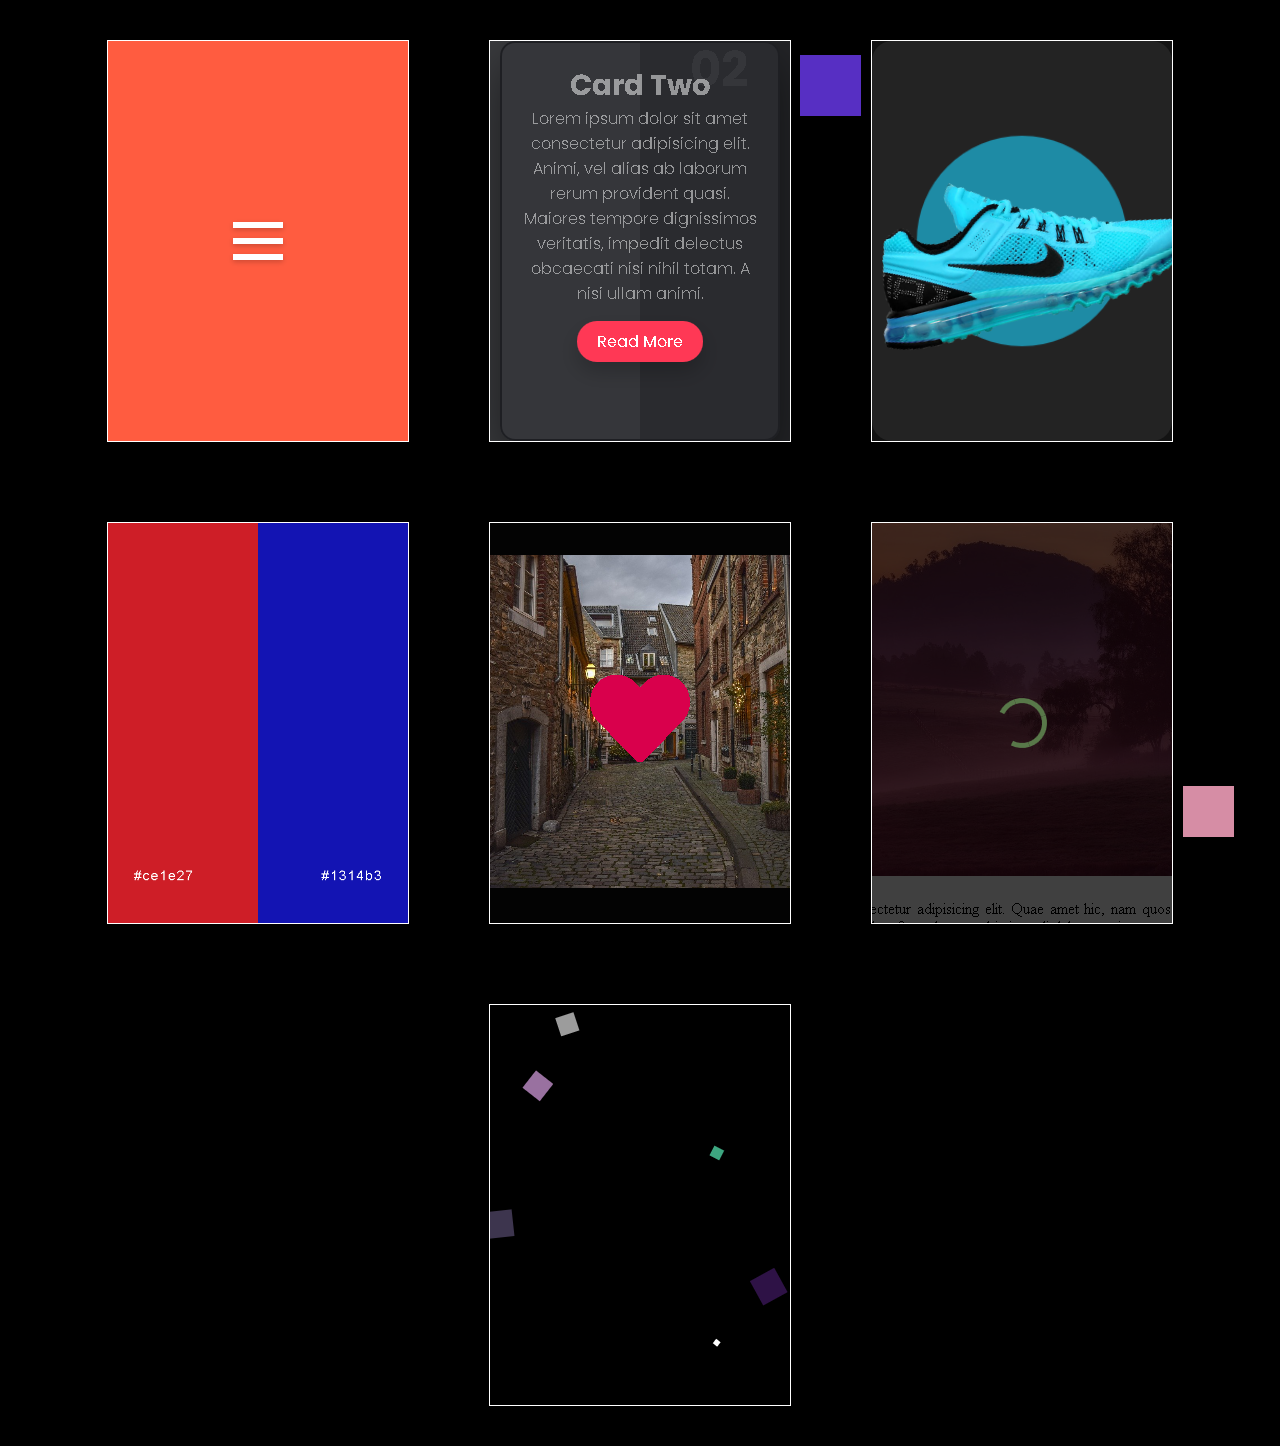
<file: index.html>
<!DOCTYPE html>
<html lang="pt-br">
<head>
  <meta charset="UTF-8">
  <meta name="viewport" content="width=device-width, initial-scale=1.0">
  <link rel="stylesheet" href="css/style.css">
  <title>OT</title>
</head>
<body>
  <section></section>
  <div class="container">
    <div class="card">
      <a href="OT - Burguer Menu/index.html">
        <img src="images/OT_-_Burguer_Menu.png" alt="">
      </a>
    </div>
    <div class="card">
      <a href="OT - Dark Neumorphism Cards/index.html">
        <img src="images/OT_-_Dark_Neumorphism_Cards.png" alt="">
      </a>
    </div>
    <div class="card">
      <a href="OT - Ecommerce Product Card Design Tilt.js/index.html">
        <img src="images/OT-Ecommerce_Product_Card_Design_Tilt.png" alt="">
      </a>
    </div>
    <div class="card">
      <a href="DC - Colors Picker/index.html">
        <img src="images/DC_-_Colors_Picker.png" alt="">
      </a>
    </div>
    <div class="card">
      <a href="DC - Image With Love Reaction/index.html">
        <img src="images/DC_-_Image_With_Love_Reaction.png" alt="">
      </a>
    </div>
    <div class="card">
      <a href="DC - Preloader Screen/index.html">
        <img src="images/DC_-_Preloader_Screen.png" alt="">
      </a>
    </div>
    <div class="card">
      <a href="OT - Animated Background/index.html">
        <img src="images/OT_-_Animated_Background.png" alt="">
      </a>
    </div>
  </div>
  <script>
    function createSquare(){
      const section = document.querySelector('section')
      const square = document.createElement('span')

      var size = Math.random() * 50

      square.style.width = 20 + size + 'px'
      square.style.height = 20 + size + 'px'

      square.style.top = Math.random() * innerHeight + 'px'
      square.style.left = Math.random() * innerWidth + 'px'

      square.style.backgroundColor = "#"+((1<<24)*Math.random()|0).toString(16)

      section.appendChild(square)

      setTimeout( () => {
        square.remove()
      }, 5000 )
    }
    setInterval(createSquare, 150)
  </script>
</body>
</html>
</file>
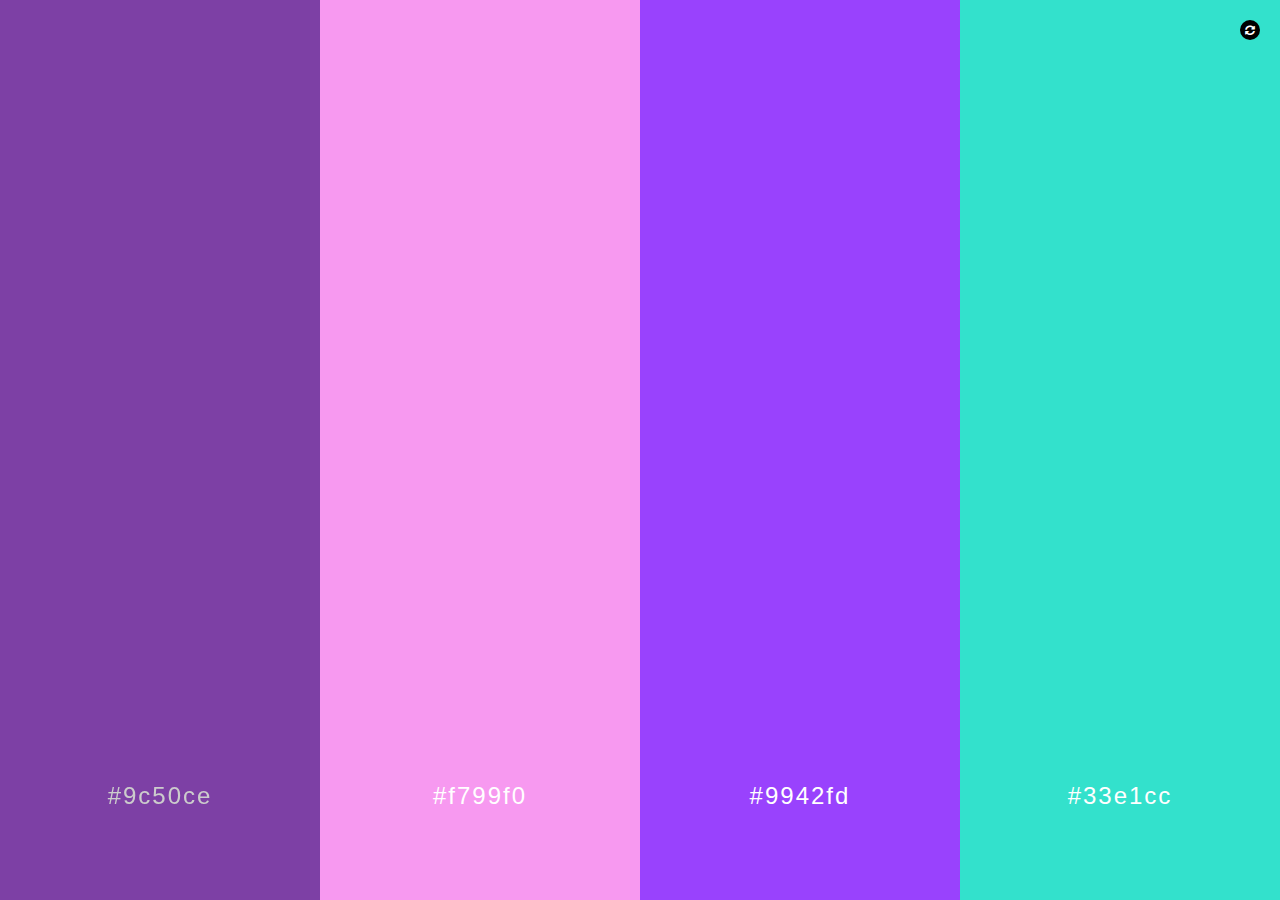
<file: DC - Colors Picker/index.html>
<!DOCTYPE html>
<html lang="pt-br">
<head>
  <meta charset="UTF-8">
  <meta name="viewport" content="width=device-width, initial-scale=1.0">
  <title>Colors Picker</title>
  <link rel="stylesheet" href="style.css">
  <link rel="stylesheet" href="https://cdnjs.cloudflare.com/ajax/libs/font-awesome/5.14.0/css/all.min.css"/>
  <script src="https://cdnjs.cloudflare.com/ajax/libs/jquery/3.5.1/jquery.min.js"></script>
</head>
<body>
  <div class="colors-container">
    <div class="color">
      <div class="color-hex">#000000</div>
    </div>
    <div class="color">
      <div class="color-hex">#000000</div>
    </div>
    <div class="color">
      <div class="color-hex">#000000</div>
    </div>
    <div class="color">
      <div class="color-hex">#000000</div>
    </div>
    <button class="refresh"><i class="fas fa-sync-alt"></i></button>
    <div class="copied">A cor foi copiada para o clipboard</div>
  </div>
  <script>
    $('.refresh').click( function () {
      $('.color').each( function () {
        let rColor = '#' + ( (1<<24) * Math.random() | 0 ).toString(16)
        $( this ).css('background-color', rColor)
        $( this ).children('.color-hex').text(rColor)
      })
    }).trigger('click')

    $('.color').click( function () { 
      let input = $('<input>')
      let color = $( this ).children('.color-hex').text()
      $('body').append(input)
      input.val(color).select()
      document.execCommand('copy')
      input.remove()

      $('.copied').fadeIn().delay(2000).fadeOut()
    })
  </script>
</body>
</html>
</file>
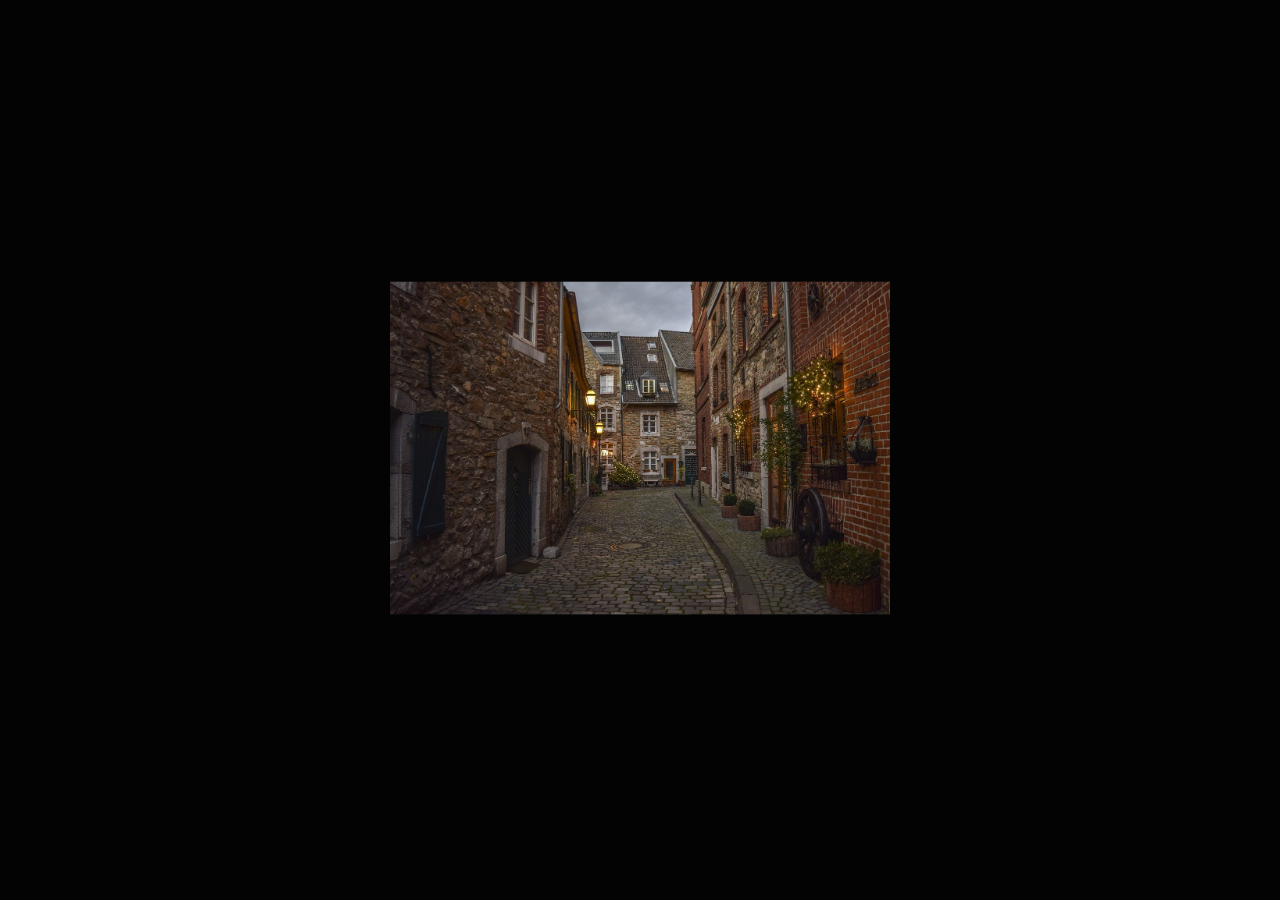
<file: DC - Image With Love Reaction/index.html>
<!DOCTYPE html>
<html lang="en">
<head>
  <meta charset="UTF-8">
  <meta name="viewport" content="width=device-width, initial-scale=1.0">
  <title>Image With Love Reaction</title>
  <link rel="stylesheet" href="style.css">
  <link rel="stylesheet" href="https://use.fontawesome.com/releases/v5.1.0/css/all.css">
</head>
<body>
  <div class="container">
    <img src="architecture-52e6dd464c_1280.jpg" alt="">
    <input type="checkbox" name="" id="">
    <div class="heart">
      <i class="fas fa-heart"></i>
    </div>
  </div>
</body>
</html>
</file>
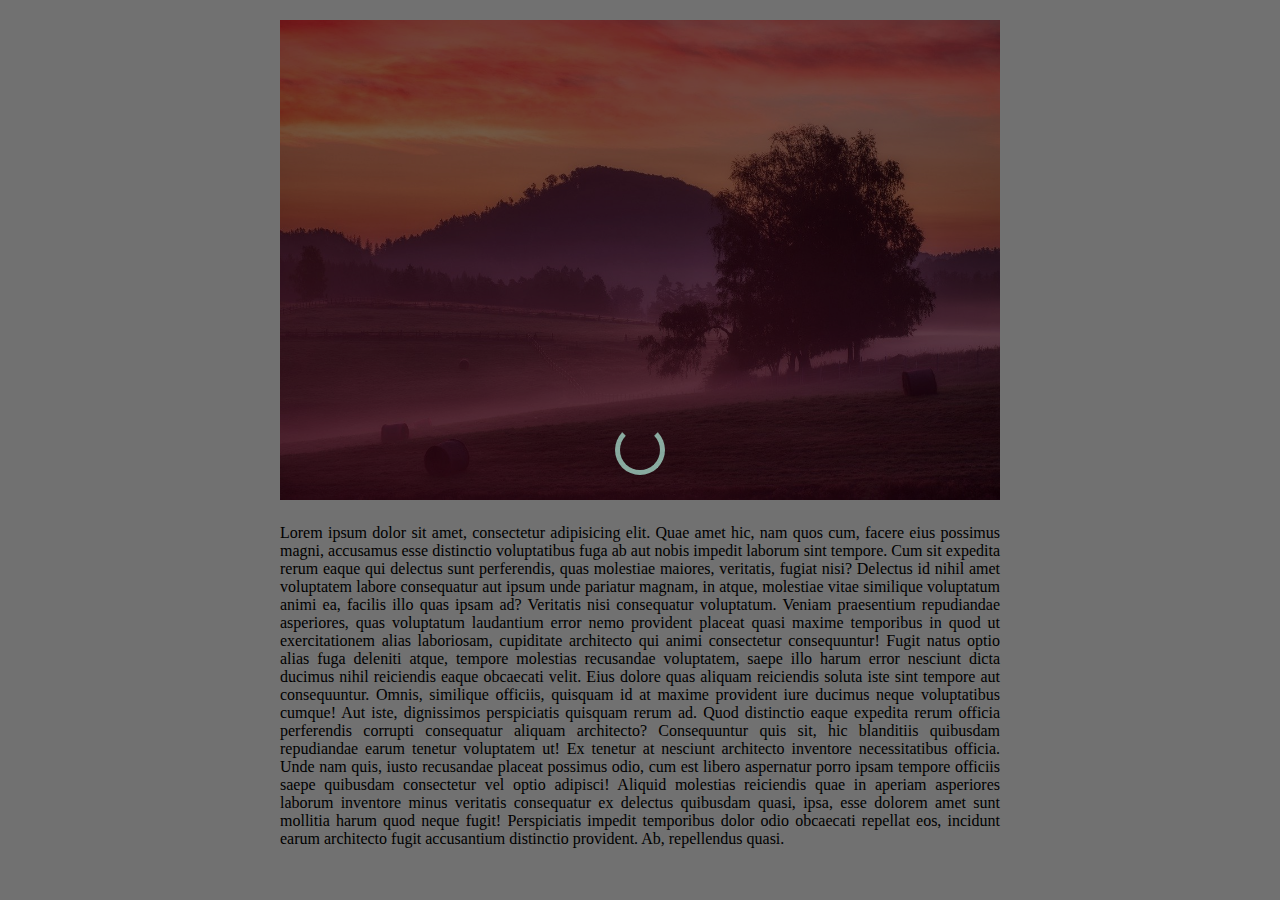
<file: DC - Preloader Screen/index.html>
<!DOCTYPE html>
<html lang="pt-br">
<head>
  <meta charset="UTF-8">
  <meta name="viewport" content="width=device-width, initial-scale=1.0">
  <title>Preloader Screen</title>
  <link rel="stylesheet" href="style.css">
  <script src="https://cdnjs.cloudflare.com/ajax/libs/jquery/3.5.1/jquery.min.js"></script>
</head>
<body>
  <div class="loader-container">
    <div class="loader"></div>
  </div>
  <img src="sunrise-53e5d24143_1280.jpg" alt="">
  <p>Lorem ipsum dolor sit amet, consectetur adipisicing elit. Quae amet hic, nam quos cum, facere eius possimus magni, accusamus esse distinctio voluptatibus fuga ab aut nobis impedit laborum sint tempore. Cum sit expedita rerum eaque qui delectus sunt perferendis, quas molestiae maiores, veritatis, fugiat nisi? Delectus id nihil amet voluptatem labore consequatur aut ipsum unde pariatur magnam, in atque, molestiae vitae similique voluptatum animi ea, facilis illo quas ipsam ad? Veritatis nisi consequatur voluptatum. Veniam praesentium repudiandae asperiores, quas voluptatum laudantium error nemo provident placeat quasi maxime temporibus in quod ut exercitationem alias laboriosam, cupiditate architecto qui animi consectetur consequuntur! Fugit natus optio alias fuga deleniti atque, tempore molestias recusandae voluptatem, saepe illo harum error nesciunt dicta ducimus nihil reiciendis eaque obcaecati velit. Eius dolore quas aliquam reiciendis soluta iste sint tempore aut consequuntur. Omnis, similique officiis, quisquam id at maxime provident iure ducimus neque voluptatibus cumque! Aut iste, dignissimos perspiciatis quisquam rerum ad. Quod distinctio eaque expedita rerum officia perferendis corrupti consequatur aliquam architecto? Consequuntur quis sit, hic blanditiis quibusdam repudiandae earum tenetur voluptatem ut! Ex tenetur at nesciunt architecto inventore necessitatibus officia. Unde nam quis, iusto recusandae placeat possimus odio, cum est libero aspernatur porro ipsam tempore officiis saepe quibusdam consectetur vel optio adipisci! Aliquid molestias reiciendis quae in aperiam asperiores laborum inventore minus veritatis consequatur ex delectus quibusdam quasi, ipsa, esse dolorem amet sunt mollitia harum quod neque fugit! Perspiciatis impedit temporibus dolor odio obcaecati repellat eos, incidunt earum architecto fugit accusantium distinctio provident. Ab, repellendus quasi.</p>
  
  <script>
    $(window).on('load', function () {
      $('.loader-container').fadeOut(2000)
    })
  </script>
</body>
</html>
</file>
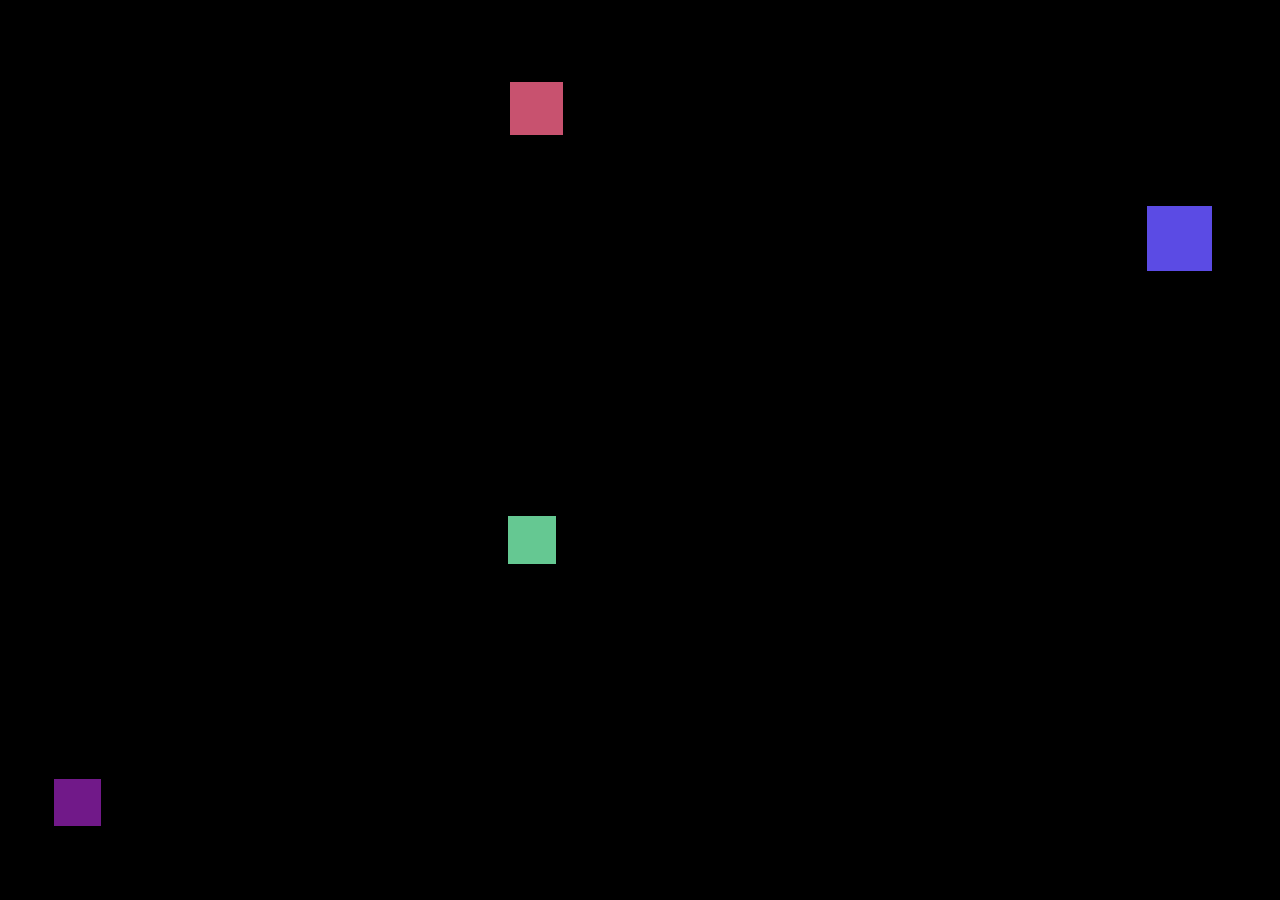
<file: OT - Animated Background/index.html>
<!DOCTYPE html>
<html lang="pt-br">
<head>
  <meta charset="UTF-8">
  <meta name="viewport" content="width=device-width, initial-scale=1.0">
  <title>Animated Background</title>
  <link rel="stylesheet" href="style.css">
</head>
<body>
  <section></section>
  <script>
    const colors = [ '#FFF8E7', '#00CED1', '#00BFFF', '#86608E', '#8B72BE', '#702670', '#FF681F', '#534B4F', '#00A550', '#78184A', '#BFFF00', '#9932CC', '#8DD9CC', '#FF5A36' ]
    function createSquare(){
      const section = document.querySelector('section')
      const square = document.createElement('span')

      var size = Math.random() * 50

      square.style.width = 20 + size + 'px'
      square.style.height = 20 + size + 'px'

      square.style.top = Math.random() * innerHeight + 'px'
      square.style.left = Math.random() * innerWidth + 'px'

      const bg = colors[ Math.floor( Math.random() * colors.length ) ]

      square.style.backgroundColor = "#"+((1<<24)*Math.random()|0).toString(16)
      // square.style.backgroundColor = bg

      section.appendChild(square)

      setTimeout( () => {
        square.remove()
      }, 5000 )
    }

    setInterval(createSquare, 150)
  </script>
</body>
</html>
</file>
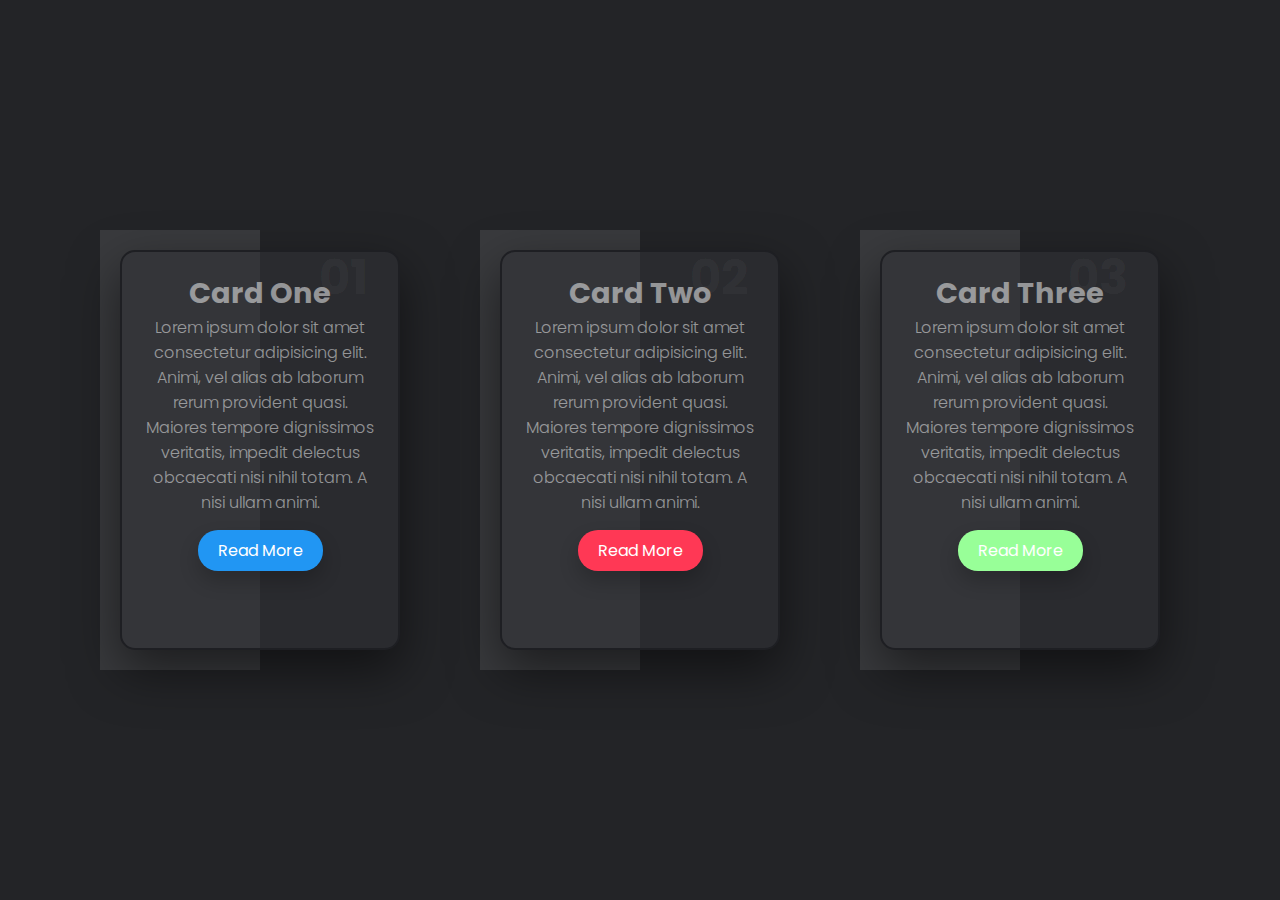
<file: OT - Dark Neumorphism Cards/index.html>
<!DOCTYPE html>
<html lang="pt-br">
<head>
  <meta charset="UTF-8">
  <meta name="viewport" content="width=device-width, initial-scale=1.0">
  <title>Dark Neumorphism Cards</title>
  <link rel="stylesheet" href="style.css">
</head>
<body>
  <div class="container">
    <div class="card">
      <div class="box">
        <div class="content">
          <h2>01</h2>
          <h3>Card One</h3>
          <p>Lorem ipsum dolor sit amet consectetur adipisicing elit. Animi, vel alias ab laborum rerum provident quasi. Maiores tempore dignissimos veritatis, impedit delectus obcaecati nisi nihil totam. A nisi ullam animi.</p>
          <a href="#">Read More</a>
        </div>
      </div>
    </div>
    <div class="card">
      <div class="box">
        <div class="content">
          <h2>02</h2>
          <h3>Card Two</h3>
          <p>Lorem ipsum dolor sit amet consectetur adipisicing elit. Animi, vel alias ab laborum rerum provident quasi. Maiores tempore dignissimos veritatis, impedit delectus obcaecati nisi nihil totam. A nisi ullam animi.</p>
          <a href="#">Read More</a>
        </div>
      </div>
    </div>
    <div class="card">
      <div class="box">
        <div class="content">
          <h2>03</h2>
          <h3>Card Three</h3>
          <p>Lorem ipsum dolor sit amet consectetur adipisicing elit. Animi, vel alias ab laborum rerum provident quasi. Maiores tempore dignissimos veritatis, impedit delectus obcaecati nisi nihil totam. A nisi ullam animi.</p>
          <a href="#">Read More</a>
        </div>
      </div>
    </div>
  </div>
</body>
</html>
</file>
<file: css/style.css>
* {
  margin: 0;
  padding: 0;
}
body {
  display: flex;
  justify-content: center;
  align-items: center;
  min-height: 100vh;
  background: #000;
}
.container {
  position: relative;
  display: flex;
  justify-content: center;
  align-items:center;
  flex-wrap: wrap;
  width: 1200px;
}
.card {
  position: relative;
  width: 300px;
  height: 400px;
  margin: 40px;
  background: #232323;
  border: solid 1px white;
}
img {
  position: absolute;
  width: 100%;
  height: 100%;
  object-fit: cover;
}

a:visited {
  color: black;
}

section {
  height: 100vh;
}

span {
  position: absolute;
  pointer-events: none;
  background: #fff;
  animation: animate 5s linear infinite;
}

@keyframes animate {
  0% {
    transform: scale(0) translateY(0) rotate(0deg);
    opacity: 0;
  }
  10% {
    opacity: 1;
  }
  10% {
    opacity: 1;
  }
  100% {
    transform: scale(1) translateY(-500%) rotate(360deg);
    opacity: 0;
  }
}
</file>
<file: DC - Colors Picker/style.css>
* {
  margin: 0;
  padding: 0;
  box-sizing: border-box;
  font-family: 'Open Sans', sans-serif;
}

.colors-container {
  width: 100%;
  min-height: 100vh;
  display: flex;
  flex-wrap: wrap;
}

.color {
  flex: 25%;
  min-height: 220px;
  transition: .4s linear;
  cursor: pointer;
  position: relative;
}

.color:hover {
  filter: brightness(80%);
}

.color-hex {
  position: absolute;
  bottom: 10%;
  width: 100%;
  text-align: center;
  color: #fff;
  font-size: 24px;
  letter-spacing: 2px;
}

.refresh {
  position: fixed;
  top: 20px;
  right: 20px;
  width: 20px;
  height: 20px;
  border: none;
  border-radius: 50%;
  font-size: 10px;
  color: #fff;
  background-color: #000;
  outline: none;
  cursor: pointer;
  transition: .4s linear;
}

.refresh:hover {
  transform: rotate(180deg);
}

.copied {
  position: fixed;
  bottom: 20px;
  left: 50%;
  transform: translate(-50%);
  color: #fff;
  background-color: #000;
  padding: 15px 40px;
  max-height: 340px;
  text-align: center;
  display: none;
}

@media screen and (max-width: 600px) {
  .color {
    flex: 100%
  }
}
</file>
<file: DC - Image With Love Reaction/style.css>
body {
  margin: 0;
  padding: 0;
  background-color: #030303;
}

.container {
  position: absolute;
  width: 500px;
  top: 50%;
  left: 50%;
  transform: translate(-50%, -50%);
  overflow: hidden;
}

.container img {
  width: 100%;
}

.container .heart {
  position: absolute;
  top: 50%;
  left: 50%;
  transform: translate(-50%, -50%) scale(0);
  color: #f1f1f1;
  font-size: 100px;
  transition: 0.3s;
}

.container input {
  position: absolute;
  top: 0;
  left: 0;
  width: 100%;
  height: 100%;
  z-index: 99999;
  opacity: 0;
  cursor: pointer;
}

.container:hover > .heart {
  transform: translate(-50%, -50%) scale(1);
}

.container input:checked + .heart {
  color: #D9004C;
}
</file>
<file: DC - Preloader Screen/style.css>
* {
  margin: 0;
  padding: 0;
  box-sizing: border-box;
  font-family: "Open Sans";
}

body {
  text-align: center;
}

img {
  width: 100%;
  max-width: 800px;
  padding: 20px 40px;
}

p {
  max-width: 800px;
  margin: auto;
  text-align: justify;
  padding: 0 40px;
}

.loader-container {
  width: 100%;
  height: 100vh;
  background-color: rgba(0, 0, 0, .75);
  position: fixed;
  display: flex;
  align-items: center;
  justify-content: center;
}

.loader {
  width: 50px;
  height: 50px;
  border: 5px solid;
  color: #99ddc8;
  border-radius: 50%;
  border-top-color: transparent;
  animation: loader 1.2s linear infinite;
}

@keyframes loader {
  25% {
    color: #95bf74;
  }
  50% {
    color: #659b5e;
  }
  75% {
    color: #556f44;
  }
  to {
    transform: rotate(360deg);
  }
}
</file>
<file: OT - Animated Background/style.css>
* {
  margin: 0;
  padding: 0;
  box-sizing: border-box;
}

body {
  overflow: hidden;
  height: 100vh;
  background: #000;
}

section {
  height: 100vh;
}

span {
  position: absolute;
  pointer-events: none;
  background: #fff;
  animation: animate 5s linear infinite;
}

@keyframes animate {
  0% {
    transform: scale(0) translateY(0) rotate(0deg);
    opacity: 0;
  }
  10% {
    opacity: 1;
  }
  10% {
    opacity: 1;
  }
  100% {
    transform: scale(1) translateY(-500%) rotate(360deg);
    opacity: 0;
  }
}
</file>
<file: OT - Dark Neumorphism Cards/style.css>
@import url('https://fonts.googleapis.com/css2?family=Poppins:wght@300;400;500;600;700;800;900&display=swap');
* {
  margin: 0;
  padding: 0;
  box-sizing: border-box;
  font-family: 'Poppins', sans-serif;
}

body {
  display: flex;
  justify-content: center;
  align-items: center;
  flex-wrap: wrap;
  min-height: 100vh;
  background: #232427;
}

.container {
  display: flex;
  justify-content: center;
  align-items: center;
  flex-wrap: wrap;
  max-width: 1200px;
  margin: 40px 0;
}

.container .card {
  position: relative;
  min-width: 320px;
  height: 440px;
  box-shadow: inset 5px 5px 5px rgba(0, 0, 0, .2) 
    inset -5px -5px -5px rgba(255, 255, 255, .1)
    5px 5px 15px rgba(0, 0, 0, .3)
    -5px -5px 15px rgba(255, 255, 255, .1);
  border-radius: 15px;
  margin: 30px;
}

.container .card:before {
  content: '';
  position: absolute;
  top: 0;
  left: 0;
  width: 50%;
  height: 100%;
  background: rgba(255, 255, 255, .1);
}

.container .card .box {
  position: absolute;
  top: 20px;
  left: 20px;
  right: 20px;
  bottom: 20px;
  background: #2a2b2f;
  border: 2px solid #1e1f23;
  border-radius: 15px;
  box-shadow: 0 20px 50px rgba(0, 0, 0, .5);
  transition: .5s;
  display: flex;
  justify-content: center;
  overflow: hidden;
}

.container .card .box:before {
  content: '';
  position: absolute;
  top: 0;
  left: 0;
  width: 50%;
  height: 100%;
  background: rgba(255, 255, 255, .05);
  pointer-events: none;
}

.container .card .box:hover {
  transform: translateY(-50px);
  box-shadow: 0 40px 70px rgba(0, 0, 0, .5);
}

.container .card .box .content {
  padding: 20px;
  text-align: center;
}

.container .card .box .content h2 {
  position: absolute; 
  top: -10px;
  right: 30px;
  font-size: 3em;
  color: rgba(255, 255, 255, .05)
}

.container .card .box .content h3 {
  font-size: 1.8em;
  color: rgba(255, 255, 255, .5);
  z-index: 1;
  transition: .5s;
}

.container .card .box .content p {
  font-size: 16px;
  font-weight: 300;
  color: rgba(255, 255, 255, .5);
  z-index: 1;
  transition: .5s;
}

.container .card .box .content a {
  position: relative;
  display: inline-block;
  padding: 8px 20px;
  background: #000;
  margin-top: 15px;
  border-radius: 20px;
  text-decoration: none;
  font-weight: 400;
  color: #fff;
  box-shadow: 0 10px 20px rgba(0, 0, 0, .2);
}

.container .card:nth-child(1) .box .content a {
  background: #2196f3;
}

.container .card:nth-child(2) .box .content a {
  background: #FF3855;
}

.container .card:nth-child(3) .box .content a {
  background: #98FF98;
}
</file>
